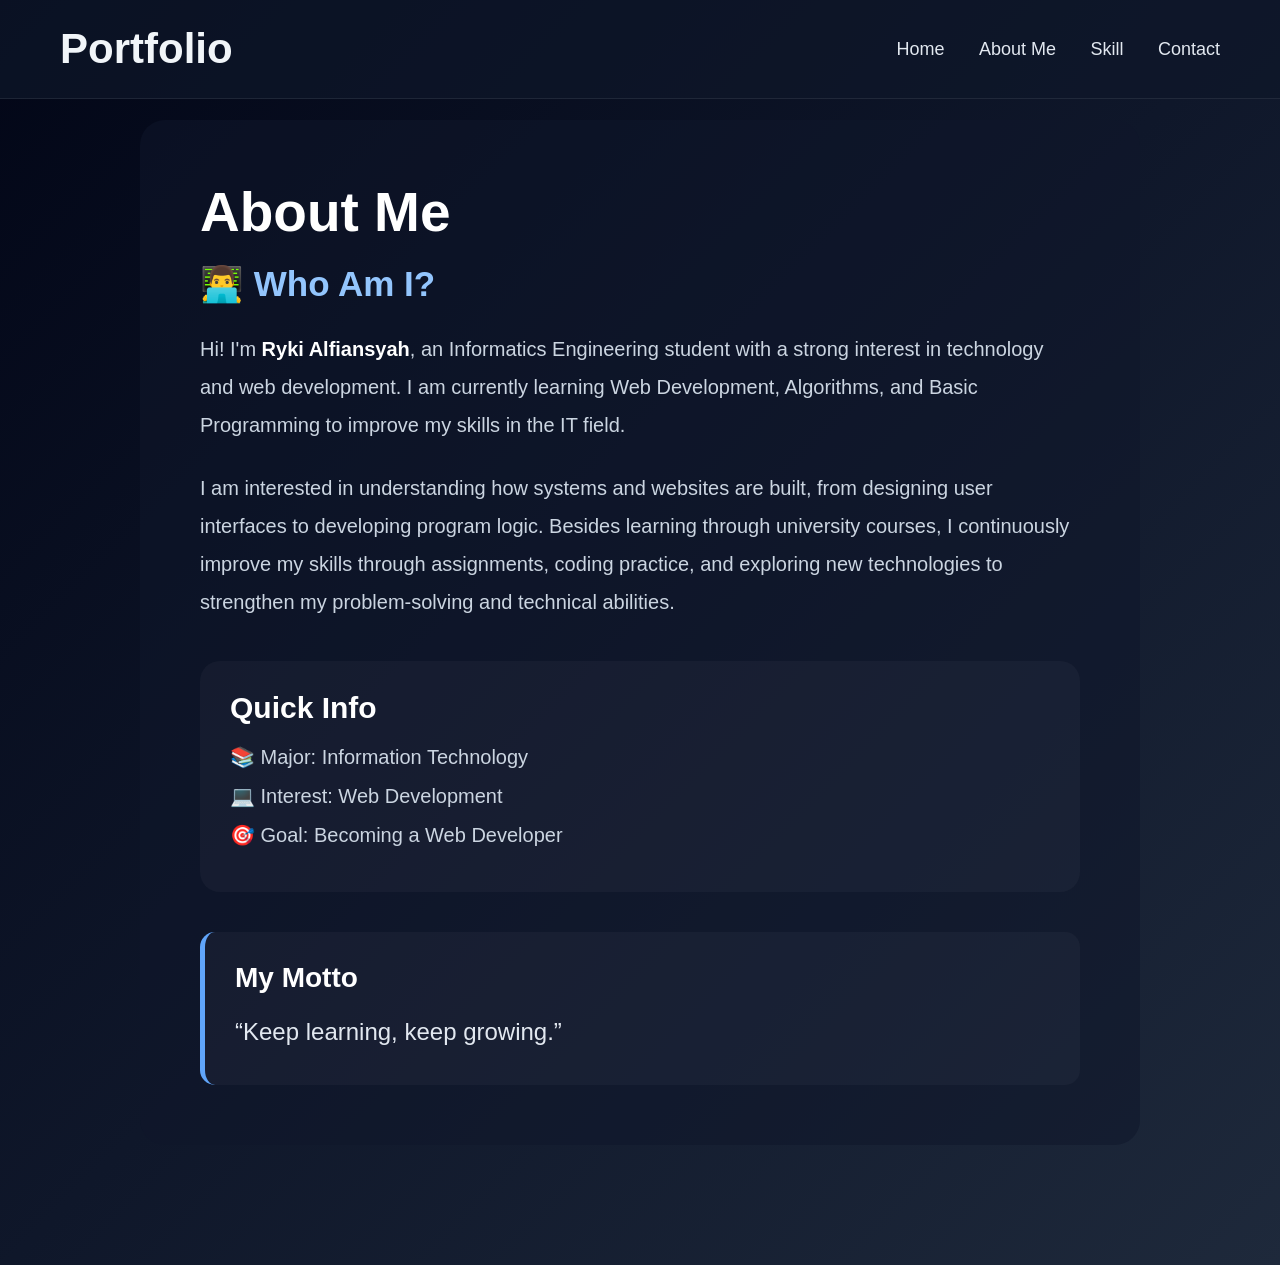
<file: about.html>
<!DOCTYPE html>
<html lang="en">
<head>

    <meta charset="UTF-8">

    <meta name="viewport" content="width=device-width, initial-scale=1.0">

    <title>About Me</title>

    <link rel="stylesheet" href="style.css">

</head>
<body>

    <header>

        <div class="logo">
            Portfolio
        </div>

        <nav>

            <a href="index.html">Home</a>

            <a href="about.html">About Me</a>

            <a href="skill.html">Skill</a>

            <a href="contact.html">Contact</a>

        </nav>

    </header>

<section class="about">

    <div class="about-container">

        <h1>About Me</h1>

        <h2>👨‍💻 Who Am I?</h2>

        <p>
            Hi! I'm <span>Ryki Alfiansyah</span>, an Informatics Engineering student 
            with a strong interest in technology and web development.
            I am currently learning Web Development, Algorithms,
            and Basic Programming to improve my skills in the IT field.
        </p>

        <p>
            I am interested in understanding how systems and websites are built,
            from designing user interfaces to developing program logic.
            Besides learning through university courses,
            I continuously improve my skills through assignments,
            coding practice, and exploring new technologies
            to strengthen my problem-solving and technical abilities.
        </p>

        <div class="info-box">

            <h3>Quick Info</h3>

            <div class="info-item">
                📚 Major: Information Technology
            </div>

            <div class="info-item">
                💻 Interest: Web Development
            </div>

            <div class="info-item">
                🎯 Goal: Becoming a Web Developer
            </div>

        </div>

        <div class="motto">

            <h3>My Motto</h3>

            <p>
                “Keep learning, keep growing.”
            </p>

        </div>

    </div>

</section>

</body>
</html>
</file>
<file: style.css>
*{
    margin: 0;
    padding: 0;
    box-sizing: border-box;
}

body{
    font-family: Arial, sans-serif;

    background: linear-gradient(
        135deg,
        #020617,
        #0f172a,
        #1e293b
    );

    min-height: 100vh;
}

header{
    position: fixed;

    top: 0;

    width: 100%;

    display: flex;

    justify-content: space-between;

    align-items: center;

    padding: 25px 60px;

    background: rgba(15, 23, 42, 0.7);

    border-bottom: 1px solid rgba(255,255,255,0.08);

    z-index: 1000;
}

.logo{
    color: #f1f5f9;

    font-size: 42px;

    font-weight: bold;
}

nav a{
    color: #e2e8f0;

    text-decoration: none;

    margin-left: 30px;

    font-size: 18px;
}

nav a:hover{
    color: #60a5fa;
}

.hero{
    min-height: 100vh;

    display: flex;

    justify-content: center;

    align-items: center;

    gap: 100px;

    padding: 120px 80px;
}

.hero-image img{
    width: 320px;
    height: 320px;
    object-fit: cover;

    border-radius: 50%;

    border: 5px solid rgba(255,255,255,0.2);

    box-shadow: 0 0 30px rgba(96,165,250,0.4);
}

.hero-text{
    max-width: 600px;
}

.hero-text h1{
    color: white;

    font-size: 75px;

    margin-bottom: 10px;
}

.hero-text p{
    color: #cbd5e1;

    font-size: 22px;

    line-height: 1.8;

    margin-top: 20px;
}

.btn{
    display: inline-block;

    margin-top: 35px;

    padding: 15px 35px;

    border: 2px solid #cbd5e1;

    color: white;

    text-decoration: none;

    border-radius: 10px;
}

.btn:hover{
    background: #60a5fa;

    color: white;
}

.about{
    min-height: 100vh;

    display: flex;

    justify-content: center;

    align-items: center;

    padding: 120px 80px;
}

.about-container{
    width: 100%;

    max-width: 1000px;

    background: rgba(15, 23, 42, 0.55);

    border-radius: 25px;

    padding: 60px;
}

.about-container h1{
    color: white;

    font-size: 55px;

    margin-bottom: 20px;
}

.about-container h2{
    color: #93c5fd;

    font-size: 35px;

    margin-bottom: 25px;
}

.about-container p{
    color: #cbd5e1;

    font-size: 20px;

    line-height: 1.9;

    margin-bottom: 25px;
}

.about-container span{
    color: white;

    font-weight: bold;
}

.info-box{
    margin-top: 40px;

    padding: 30px;

    background: rgba(255,255,255,0.03);

    border-radius: 20px;
}

.info-box h3{
    color: white;

    font-size: 30px;

    margin-bottom: 20px;
}

.info-item{
    color: #cbd5e1;

    font-size: 20px;

    margin-bottom: 15px;
}

.motto{
    margin-top: 40px;

    padding: 30px;

    border-left: 5px solid #60a5fa;

    background: rgba(255,255,255,0.03);

    border-radius: 15px;
}

.motto h3{
    color: white;

    font-size: 28px;

    margin-bottom: 15px;
}

.motto p{
    color: #e2e8f0;

    font-size: 24px;

    margin-bottom: 0;
}

.skill{
    min-height: 100vh;

    padding-top: 150px;
    padding-left: 80px;
    padding-right: 80px;
    padding-bottom: 80px;
}

.skill h1{
    color: white;

    font-size: 55px;

    text-align: center;

    margin-bottom: 20px;
}

.skill-desc{
    color: #cbd5e1;

    font-size: 20px;

    text-align: center;

    max-width: 800px;

    margin: auto;

    margin-bottom: 50px;
}

.skill-container{
    display: flex;

    flex-wrap: wrap;

    justify-content: center;

    gap: 25px;
}

.skill-card{
    width: 280px;

    background: rgba(15,23,42,0.55);

    border-radius: 20px;

    padding: 20px;

    text-align: center;
}

.skill-card img{
    width: 70px;

    height: 70px;

    border-radius: 50%;

    object-fit: cover;

    margin-bottom: 15px;
}

.skill-card h3{
    color: white;

    margin-bottom: 10px;
}

.skill-card p{
    color: #cbd5e1;

    line-height: 1.7;
}

.contact{
    min-height: 100vh;

    display: flex;

    justify-content: center;

    align-items: center;

    padding: 150px 80px 80px;
}

.contact-content{
    width: 100%;

    max-width: 1100px;

    text-align: center;
}

.contact-content h1{
    color: white;

    font-size: 60px;

    margin-bottom: 30px;
}

.contact-text{
    color: #cbd5e1;

    font-size: 22px;

    line-height: 1.9;

    max-width: 900px;

    margin: auto;

    margin-bottom: 70px;
}

.contact-info{
    display: flex;

    justify-content: center;

    gap: 100px;

    flex-wrap: wrap;

    margin-bottom: 70px;
}

.info-column h3{
    color: white;

    margin-bottom: 15px;
}

.info-column p{
    color: #cbd5e1;

    line-height: 1.8;
}

.social-icons{
    display: flex;

    justify-content: center;

    gap: 30px;

    margin-bottom: 50px;
}

.social-icons img{
    width: 55px;

    height: 55px;

    object-fit: contain;
}

.copyright{
    color: #94a3b8;

    font-size: 18px;
}

.skill-card{
    width: 280px;

    background: rgba(15,23,42,0.55);

    border-radius: 20px;

    padding: 20px;

    text-align: center;

    transition: 0.3s;
}

.skill-card:hover{
    transform: translateY(-10px);

    box-shadow: 0 10px 20px rgba(0,0,0,0.3);
}

html{
    scroll-behavior: smooth;
}

.skill-card{
    border: 1px solid rgba(255,255,255,0.08);
}

.social-icons img{
    transition: 0.3s;
}

.social-icons img:hover{
    transform: scale(1.1);
}
</file>
